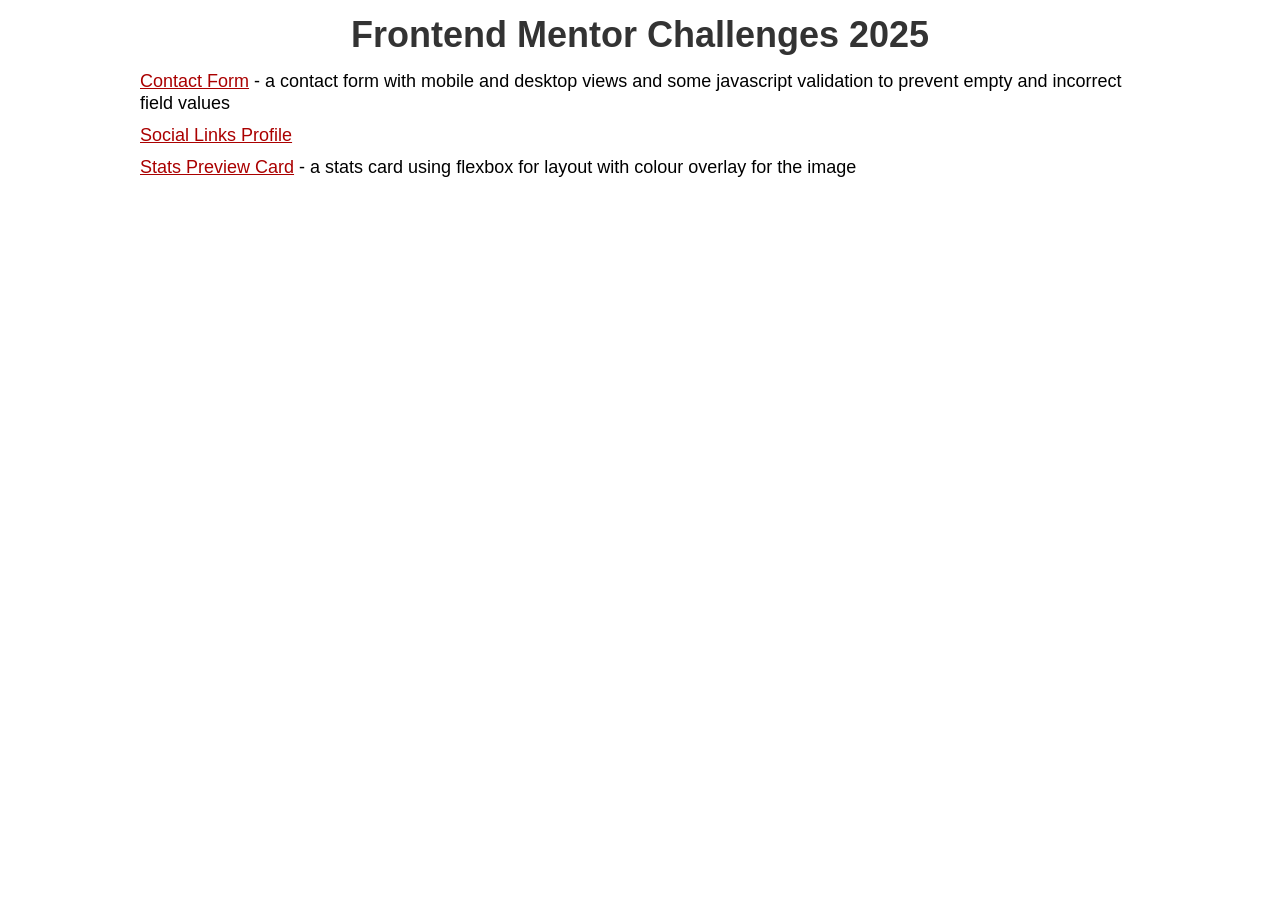
<file: index.html>
<!DOCTYPE html>
<html lang="en">

<head>
  <meta charset="UTF-8">
  <meta name="viewport" content="width=device-width, initial-scale=1.0">
  <title>Frontend Mentor Challenges 2025</title>
  <style>
    :root {
      font-size: 62.5%;
      --dark-grey: #333;
      --red: #aa0000;
    }


    body {
      font-family: Arial, sans-serif;
      font-size: 1.8rem;
      line-height: 2.2rem;
      margin: 0 auto;
      max-width: 100rem;
    }

    h1 {
      color: var(--dark-grey);
      text-align: center;
    }

    ul {
      list-style-type: none;
      padding: 0;
    }

    li {
      margin: 10px 0;
    }

    a {
      color: var(--red);
    }
  </style>
</head>

<body>
  <main>

    <h1>Frontend Mentor Challenges 2025</h1>
    <ul>
      <li><a href="./contact-form-main/index.html">Contact Form</a> - a contact form with mobile and desktop views and
        some javascript validation to prevent empty and incorrect field values</li>
      <!-- <li><a href="./interactive-card-details-form-main/">Interactive Card Details</a></li> -->
      <li><a href="./social-links-profile-main/">Social Links Profile</a></li>
      <li><a href="./stats-preview-card-component-main/">Stats Preview Card</a> - a stats card using flexbox for layout
        with colour overlay for the image</li>
    </ul>
  </main>
</body>

</html>
</file>
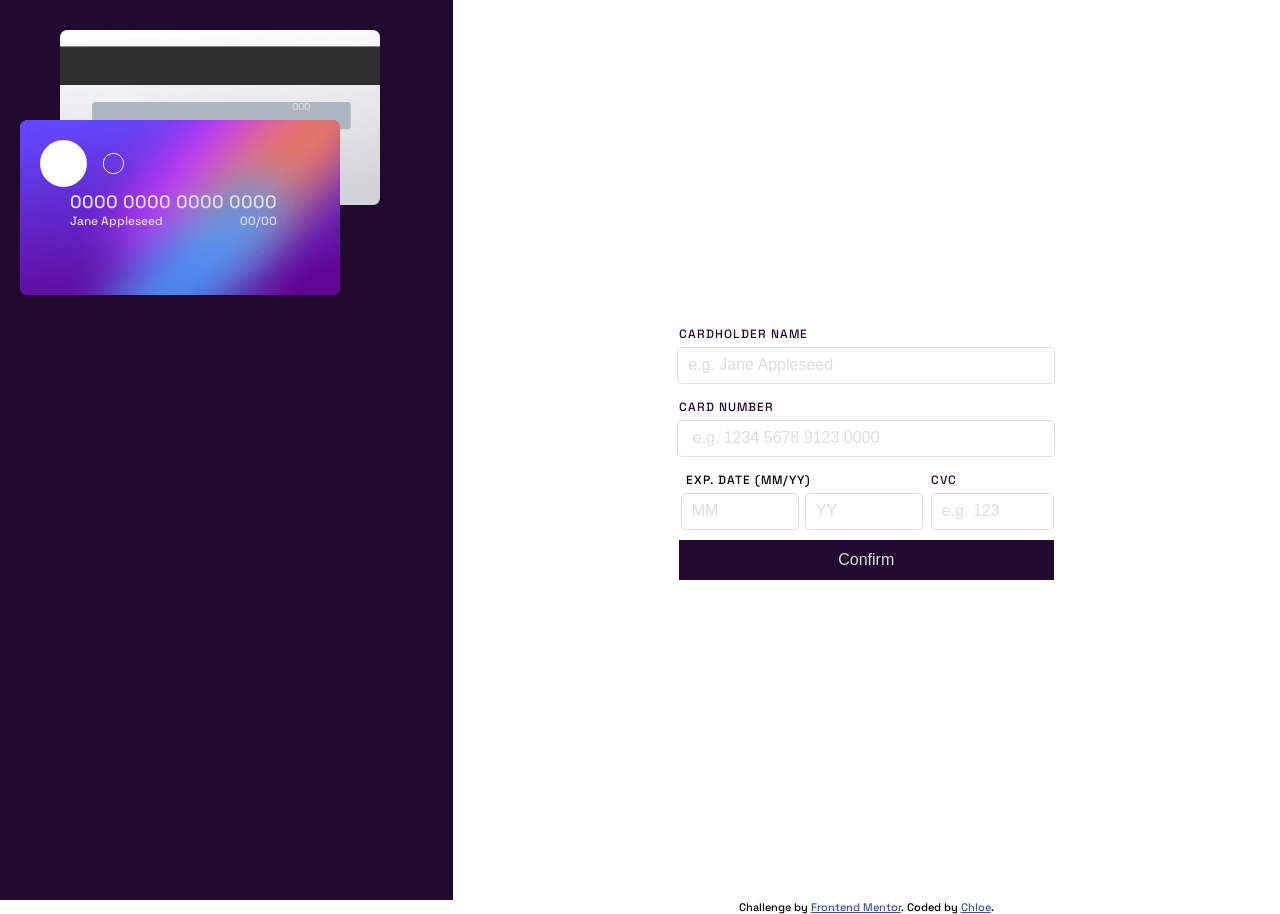
<file: interactive-card-details-form-main/index.html>
<!DOCTYPE html>
<html lang="en">

<head>
  <meta charset="UTF-8">
  <meta name="viewport" content="width=device-width, initial-scale=1.0">
  <!-- displays site properly based on user's device -->

  <link rel="icon" type="image/png" sizes="32x32" href="./images/favicon-32x32.png">

  <title>Frontend Mentor | Interactive card details form</title>
  <link rel="stylesheet" href="css/styles.css">
  <style>
    .attribution {
      font-size: 11px;
      text-align: center;
    }

    .attribution a {
      color: hsl(228, 45%, 44%);
    }
  </style>
</head>

<body>
  <main>

    <section id="cards">
      <div class="card-back">
        <img src="./images/bg-card-back.png" alt="" srcset="">
        <div>000</div>
      </div>

      <div class="purple-card">
        <img src="./images/bg-card-front.png" alt="" />
        <img class="card-logo" src="./images/card-logo.svg" alt="" />
        <div class="details">
          <span>0000 0000 0000 0000</span>
          <div class="holder">
            <span>Jane Appleseed</span>
            <span>00/00</span>
          </div>
        </div>
      </div>
    </section>

    <section id="form">

      <form action="#">

        <label for="cardholderName">Cardholder Name</label>
        <input type="text" name="" id="" placeholder="e.g. Jane Appleseed">

        <label for="cardNumber">Card Number</label>
        <input type="text" name="" id="" placeholder=" e.g. 1234 5678 9123 0000">

        <div class="card-details">
          <fieldset class="expiry-details">
            <legend>Exp. Date (MM/YY)</legend>
            <input type="text" name="month" id="month" placeholder="MM">
            <input type="text" name="year" id="year" placeholder="YY">
          </fieldset>

          <div class="cvc-group">
            <label for="cvc">CVC</label>
            <input type="text" name="cvc" id="cvc" placeholder="e.g. 123">
          </div>
        </div>

        <button>Confirm</button>
      </form>
    </section>

    <section>
      <div class="ty-message">
        <h2>Thank you!</h2>
        <p>We've added your card details</p>
        <button>Continue</button>
      </div>
    </section>
    <!-- Show on submission -->

    <div class="attribution">
      Challenge by <a href="https://www.frontendmentor.io?ref=challenge" target="_blank">Frontend Mentor</a>.
      Coded by <a href="https://github.com.cguttweb">Chloe</a>.
    </div>
  </main>
</body>

</html>
</file>
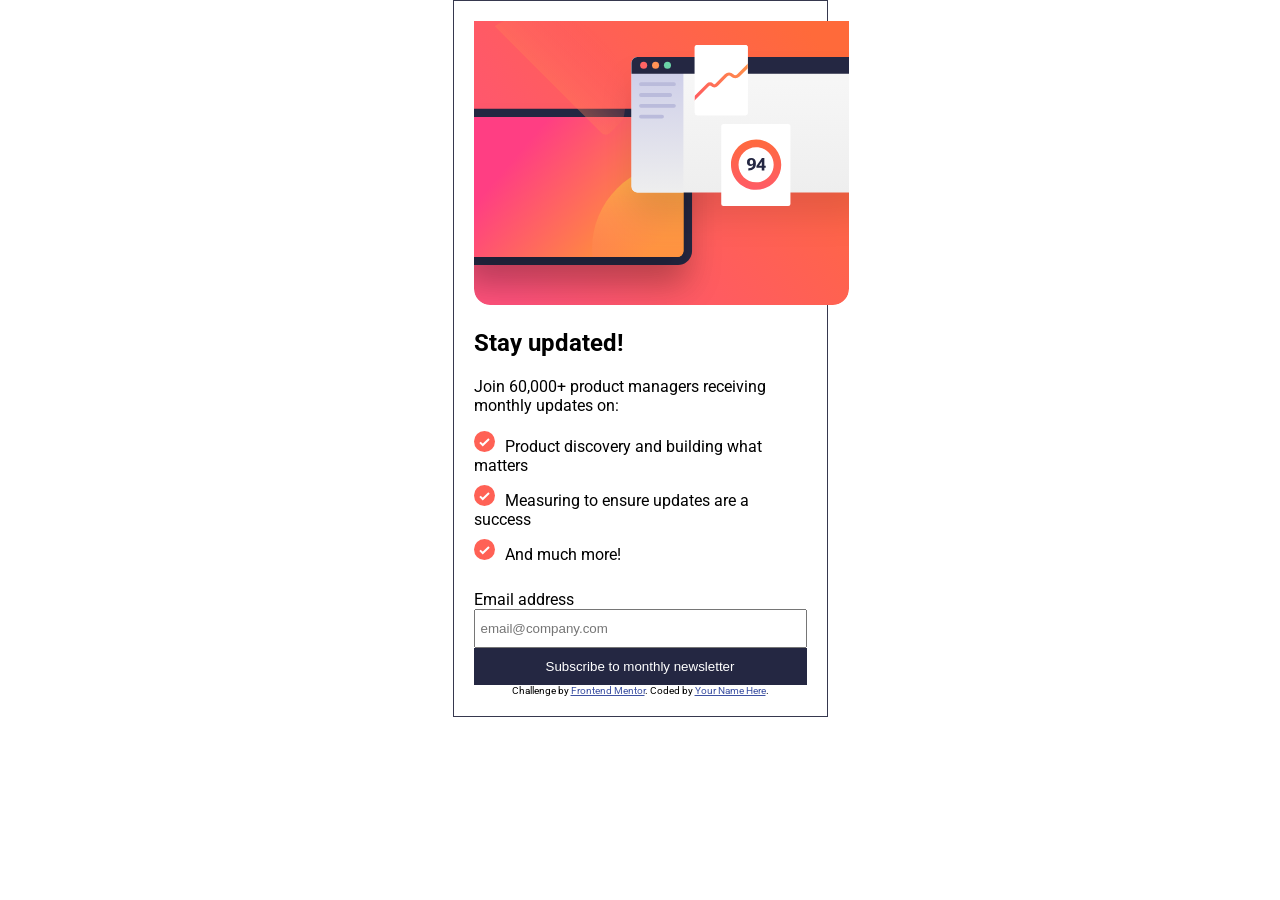
<file: newsletter-sign-up-with-success-message-main/index.html>
<!DOCTYPE html>
<html lang="en">

<head>
  <meta charset="UTF-8">
  <meta name="viewport" content="width=device-width, initial-scale=1.0">
  <!-- displays site properly based on user's device -->

  <link rel="icon" type="image/png" sizes="32x32" href="./assets/images/favicon-32x32.png">
  <link rel="stylesheet" href="css/styles.css">
  <title>Frontend Mentor | Newsletter sign-up form with success message</title>

  <!-- Feel free to remove these styles or customise in your own stylesheet 👍 -->
  <style>
    .attribution {
      font-size: 1rem;
      text-align: center;
    }

    .attribution a {
      color: hsl(228, 45%, 44%);
    }
  </style>
</head>

<body>
  <main>
    <section>
      <img src="./assets/images/illustration-sign-up-mobile.svg" alt="">
      <!-- Sign-up form start -->
      <form id="signup-form">
        <h1>Stay updated!</h1>

        <p>Join 60,000+ product managers receiving monthly updates on:</p>

        <ul>
          <li>Product discovery and building what matters</li>
          <li>Measuring to ensure updates are a success</li>
          <li>And much more!</li>
        </ul>


        <label for="email">Email address</label>
        <input type="email" name="email" id="email" placeholder="email@company.com">

        <button type="submit" id="signup">Subscribe to monthly newsletter</button>
      </form>

      <!-- Sign-up form end -->
    </section>

    <section id="ty-message" class="hidden">

      <!-- Success message start -->
      <img src="./assets/images/icon-success.svg" alt="" />

      <h1>Thanks for subscribing!</h1>

      <p>
        A confirmation email has been sent to ash@loremcompany.com.
        Please open it and click the button inside to confirm your subscription.
      </p>

      <button>Dismiss message</button>

      <!-- Success message end -->
    </section>

  </main>

  <footer class="attribution">
    Challenge by <a href="https://www.frontendmentor.io?ref=challenge">Frontend Mentor</a>.
    Coded by <a href="#">Your Name Here</a>.
  </footer>
  <script src="./js/script.js"></script>
</body>

</html>
</file>
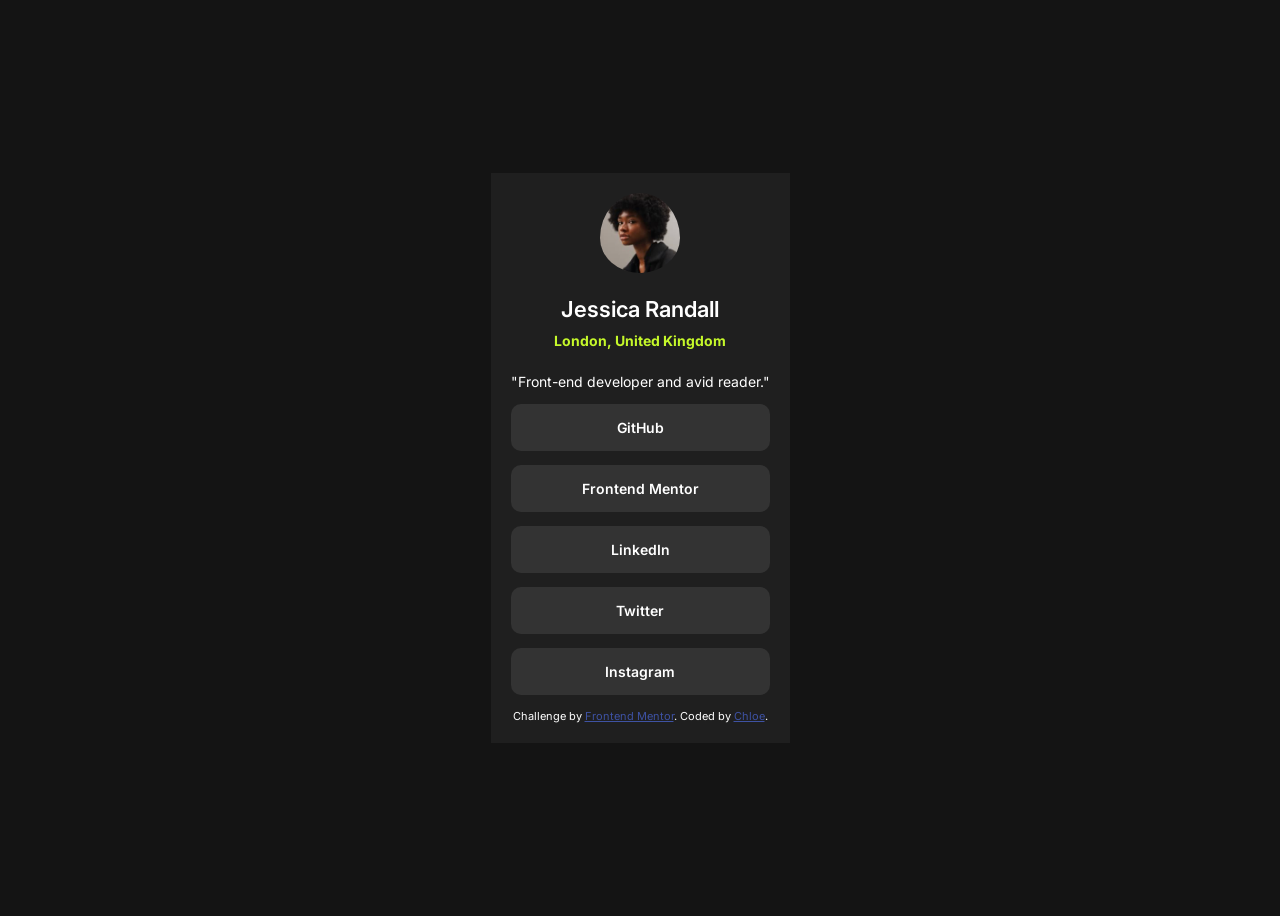
<file: social-links-profile-main/index.html>
<!DOCTYPE html>
<html lang="en">

<head>
  <meta charset="UTF-8">
  <meta name="viewport" content="width=device-width, initial-scale=1.0">
  <!-- displays site properly based on user's device -->

  <link rel="icon" type="image/png" sizes="32x32" href="./assets/images/favicon-32x32.png">

  <title>Frontend Mentor | Social links profile</title>
  <link rel="stylesheet" href="./css/links-profile.css">
  <!-- Feel free to remove these styles or customise in your own stylesheet 👍 -->
  <style>
    .attribution {
      font-size: 11px;
      text-align: center;
    }

    .attribution a {
      color: hsl(228, 45%, 44%);
    }
  </style>
</head>

<body>
  <main>
    <section>

      <img src="./assets/images/avatar-jessica.jpeg" alt="jessica avatar" />
      <h1>Jessica Randall</h1>
      <h2>London, United Kingdom</h2>
      <p>"Front-end developer and avid reader."</p>

      <a class="link" href="https://github.com">GitHub</a>
      <a class="link" href="https://frontendmentor.io">Frontend Mentor</a>
      <a class="link" href="https://linkedin.com">LinkedIn</a>
      <a class="link" href="https://x.com">Twitter</a>
      <a class="link" href="https://instagram.com">Instagram</a>


      <div class="attribution">
        Challenge by <a href="https://www.frontendmentor.io?ref=challenge" target="_blank">Frontend Mentor</a>.
        Coded by <a href="https://github.com/cguttweb">Chloe</a>.
      </div>

    </section>
  </main>
</body>

</html>
</file>
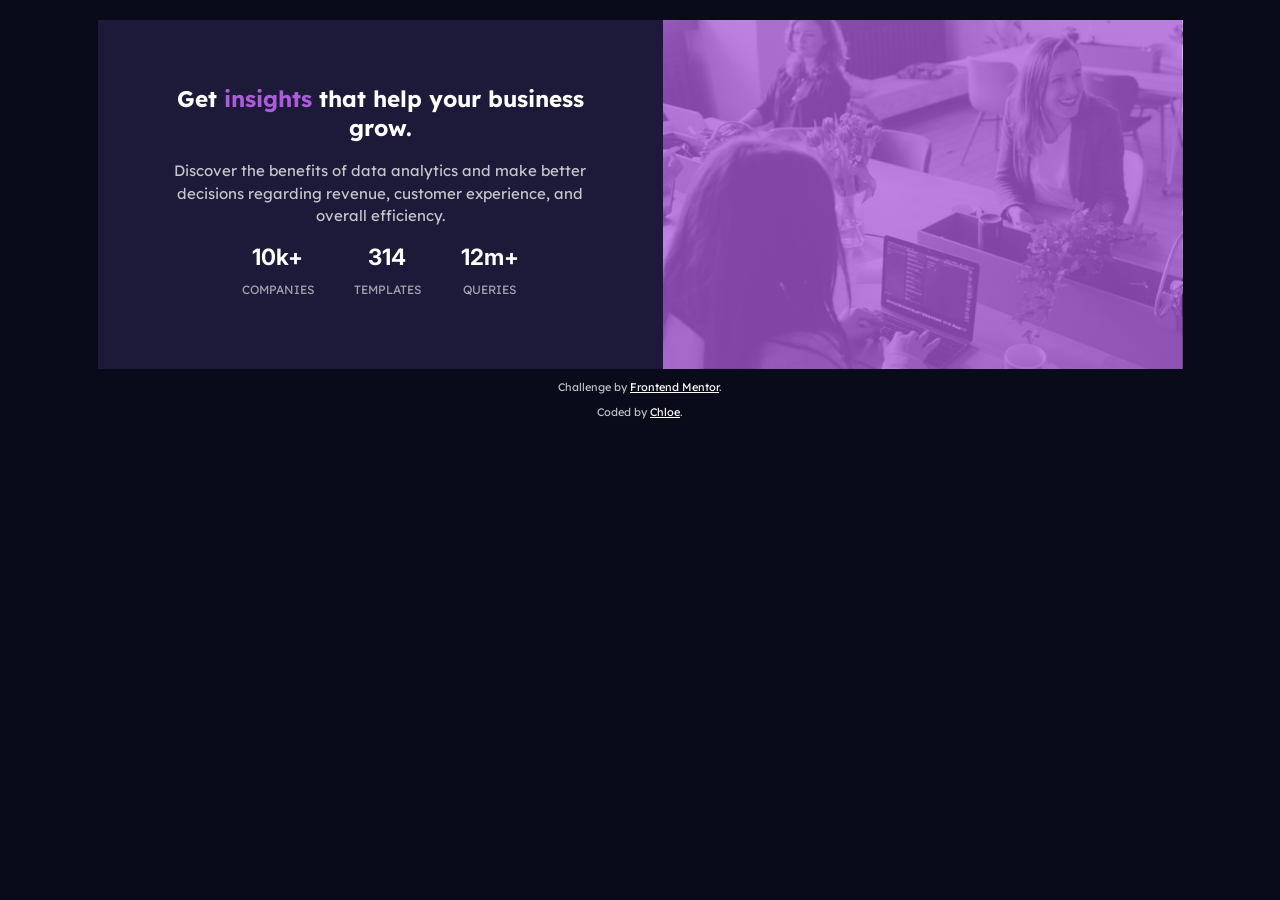
<file: stats-preview-card-component-main/index.html>
<!DOCTYPE html>
<html lang="en">

<head>
  <meta charset="UTF-8">
  <meta name="viewport" content="width=device-width, initial-scale=1.0">
  <!-- displays site properly based on user's device -->

  <link rel="icon" type="image/png" sizes="32x32" href="./images/favicon-32x32.png">
  <link rel="stylesheet" href="./css/styles.css">

  <title>Frontend Mentor | Stats preview card component</title>

  <style>
    .attribution {
      color: #fff;
      font-size: 11px;
      text-align: center;
    }

    .attribution a {
      color: rgb(255, 255, 255);
    }
  </style>
</head>

<body>


  <main>

    <div id="overlay"></div>

    <div class="info">
      <section>
        <h1>Get <span>insights</span> that help your business grow.</h1>
        <p>
          Discover the benefits of data analytics and make better decisions regarding revenue, customer
          experience, and overall efficiency.
        </p>
      </section>

      <div class="key-stats">
        <section>
          <h2>10k+ </h2>
          <p class="stats">companies</p>
        </section>

        <section>
          <h2>314 </h2>
          <p class="stats">templates</p>
        </section>

        <section>
          <h2>12m+</h2>
          <p class="stats">queries</p>
        </section>
      </div>
    </div>
  </main>

  <footer>
    <div class="attribution">
      <p>Challenge by <a href="https://www.frontendmentor.io?ref=challenge" target="_blank">Frontend Mentor</a>.</p>
      <p>Coded by <a href="https://github.com/cguttweb">Chloe</a>.</p>
    </div>
  </footer>
</body>

</html>
</file>
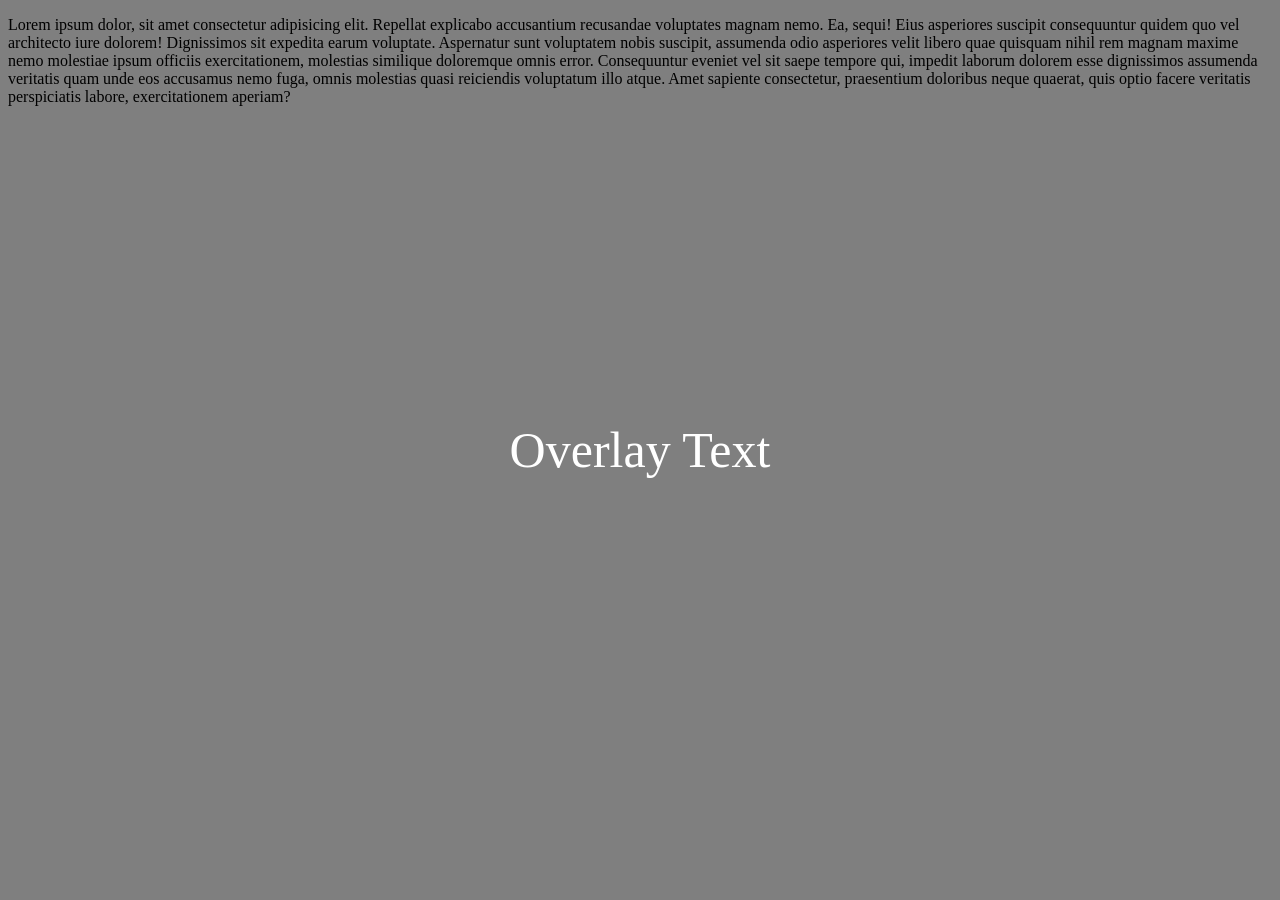
<file: stats-preview-card-component-main/overlay.html>
<!DOCTYPE html>
<html lang="en">

<head>
  <meta charset="UTF-8">
  <meta name="viewport" content="width=device-width, initial-scale=1.0">
  <title>Overlay Example</title>

  <style>
    #overlay {
      background-color: rgba(0, 0, 0, 0.5);
      /* Black background with opacity */
      cursor: pointer;
      /* Add a pointer on hover */
      /* display: none; */
      /* Hidden by default */
      height: 100%;
      /* Full height (cover the whole page) */
      position: fixed;
      /* Sit on top of the page content */
      top: 0;
      left: 0;
      right: 0;
      bottom: 0;
      width: 100%;
      /* Full width (cover the whole page) */
      z-index: 2;
      /* Specify a stack order in case you're using a different order for other elements */
    }

    #text {
      position: absolute;
      top: 50%;
      left: 50%;
      font-size: 50px;
      color: white;
      transform: translate(-50%, -50%);
      -ms-transform: translate(-50%, -50%);
    }
  </style>
</head>

<body>
  <div>
    <p>Lorem ipsum dolor, sit amet consectetur adipisicing elit. Repellat explicabo accusantium recusandae voluptates
      magnam nemo. Ea, sequi! Eius asperiores suscipit consequuntur quidem quo vel architecto iure dolorem! Dignissimos
      sit expedita earum voluptate. Aspernatur sunt voluptatem nobis suscipit, assumenda odio asperiores velit libero
      quae quisquam nihil rem magnam maxime nemo molestiae ipsum officiis exercitationem, molestias similique doloremque
      omnis error. Consequuntur eveniet vel sit saepe tempore qui, impedit laborum dolorem esse dignissimos assumenda
      veritatis quam unde eos accusamus nemo fuga, omnis molestias quasi reiciendis voluptatum illo atque. Amet sapiente
      consectetur, praesentium doloribus neque quaerat, quis optio facere veritatis perspiciatis labore, exercitationem
      aperiam?</p>
  </div>
  <div id="overlay">
    <div id="text">Overlay Text</div>
  </div>
</body>

</html>
</file>
<file: interactive-card-details-form-main/css/styles.css>
@import url('https://fonts.googleapis.com/css2?family=Space+Grotesk:wght@500&display=swap');

:root {
  font-size: 62.5%; /*10px*/
  /* primary colours */
  --Linear-gradient: hsl(249, 99%, 64%) to hsl(278, 94%, 30%)
--red-400: hsl(0, 100%, 66%);
  /* neutral colours */
--white: hsl(0, 100%, 100%);
--gray-200: hsl(270, 3%, 87%);
--gray-400: hsl(212, 12%, 71%);
--purple-950: hsl(278, 68%, 11%);

--font-stack: "Space Grotesk", sans-serif;
  box-sizing: border-box;
}

body {
  font-family: var(--font-stack);
  font-size: 1.8rem;
  font-weight: 500;
  margin: 0 auto;
  max-width: 375px;
}

#cards {
  background-color: var(--purple-950);
  min-height: 35vh;
  position: relative;
  grid-area: 'cards';
}

.card-back,
.purple-card {
  position: absolute;
  width: 320px;
}

.card-back {
  left: 6rem;
  top: 3rem;
}

.card-back div {
  background: transparent;
  color: var(--gray-200);
  font-size: 1rem;
  position: absolute;
  top: 7rem;
  right:7rem;
  z-index: 2;
}

.purple-card {
  color: var(--gray-200);
  left: 2rem;
  top: 12rem;
}

.purple-card img.card-logo {
  position: absolute;
  left: 2rem;
  top: 2rem;
}

.purple-card div.details {
  left: 5rem;
  position: absolute;
  top: 7rem;
}

.purple-card .holder {
  display: flex;
  justify-content: space-between;
  font-size: 1.2rem;
}

.card-back img,
.purple-card img {
  display: block;
  max-width: 90%;
}

.ty-message {
  /* hide initially */
  display: none;
}

#form {
  grid-area: 'form'
}

/* form styles */
form {
  align-items: center;
  display: flex;
  flex-direction: column;
  padding: 1rem;
}

form label {
  align-self: flex-start;
  color: var(--purple-950);
  font-size: 1.2rem;
  letter-spacing: 1px;
  padding: 0.5rem;
  text-transform: uppercase;
}

form input:not([id=year], [id=month], [id=cvc]) {
  border: 1px solid var(--gray-200);
  border-radius: 0.5rem;
  padding: 1rem;
  width: 320px;
}

form input::placeholder {
  color: var(--gray-200);
  font-size: 1.6rem;
}

.expiry-details input#month, input#year, input#cvc {
  border: 1px solid var(--gray-200);
  border-radius: 0.5rem;
  outline: 0;
  padding: 1rem;
}


.card-details {
  display: grid;
  grid-template-columns: 2fr 1fr;
  gap: 6px;
}

.card-details input {
  box-sizing: border-box;
  width: 100%;
}

/* Make expiry fields sit side by side */
.expiry-details {
  border: 0;
  display: grid;
  grid-template-columns: 1fr 1fr;
  gap: 6px;
  margin-bottom: 1rem;
  padding: 0;
}

.expiry-details legend {
  font-size: 1.2rem;
  grid-column: 1 / -1;
  letter-spacing: 1px;
  padding: 0.5rem;
  text-transform: uppercase;
}

.cvc-group {
  display: flex;
  flex-direction: column;
}

button {
  background-color: var(--purple-950);
  border: 1px solid var(--purple-950);
  color: var(--gray-200);
  font-size: 1.6rem;
  outline: 0;
  padding: 1rem;
  width: 100%;
}

@media (min-width: 800px) {
  body {
    max-width: 144rem;
    width: 100%;
  }

  main {
    display: grid;
    grid-template-areas: 'cards form';
  }

  #cards,
  #form {
    display: grid;
    height: 100vh;
  }

  .card-back img,
  .purple-card img {
    max-width: 100%;
  }

  form {
    align-self: center;
    box-sizing: border-box;
    justify-self: center;
    max-width: 375px;
    padding: 0;
  }

  form label {
    padding-left: 0;
  }

  form input:not([id=year], [id=month], [id=cvc]) {
    margin-bottom: 1rem;
    width: 95%;
  }
}
</file>
<file: newsletter-sign-up-with-success-message-main/css/styles.css>
@import url('https://fonts.googleapis.com/css2?family=Roboto:ital,wght@0,100..900;1,100..900&display=swap');


:root {
  font-size: 62.5%;
  font-family: 'Roboto', sans-serif;

  --red: hsl(4, 100%, 67%);
  --blue-800: hsl(234, 29%, 20%);
  --blue-700: hsl(235, 18%, 26%);
  --grey: hsl(0, 0%, 58%);
  --white: hsl(0, 0%, 100%);
}

*,
*::before,
*::after {
  box-sizing: border-box;
}

body {
  border: 1px solid var(--blue-700);
  font-size: 1.6rem;
  padding: 2rem;
  margin: 0 auto;
  width: 375px;
}

ul {
  padding: 0;
}

li {
  list-style-type: none;
  padding-bottom: 1rem;
}

li::before {
  content: url('../assets/images/icon-list.svg');
  display: inline-block;
  margin-right: 1rem;
}

label {
  display: block;
}

input {
  padding: 1rem 0.5rem;
  width: 100%;
}

button {
  background-color: var(--blue-800);
  border: 1px solid var(--blue-800);
  color: var(--white);
  outline: 0;
  padding: 1rem 2rem;
  text-align: center;
  width: 100%;
}

.hidden {
  display: none;
}
</file>
<file: social-links-profile-main/css/links-profile.css>
@import url('https://fonts.googleapis.com/css2?family=Inter:opsz,wght@14..32,100..900&display=swap');

:root {
  --lime-green: hsl(75, 94%, 57%);
  --white: hsl(0, 0%, 100%);
  --grey-700: hsl(0, 0%, 20%);
  --grey-800: hsl(0, 0%, 12%);
  --grey-900: hsl(0, 0%, 8%);

  font-family: "Inter", sans-serif;
  font-size: 62.5%;
}

body {
  align-items: center;
  background-color: var(--grey-900);
  color: var(--white);
  display: flex;
  justify-content: center;
  font-size: 1.4rem;
  font-weight: normal;
  height: 100vh;
  text-align: center;
}

main {
  background-color: var(--grey-800);
  max-width: 37.5rem;
  padding: 2rem;
}

img {
  border-radius: 50%;
  padding-bottom: 1rem;
  width: 8rem;
}

h1, h2 {
  margin: 0;
}

h1 {
  font-size: 2.2rem;
  font-weight: 600;
  padding: 1rem 0;
}

h2 {
  color: var(--lime-green);
  font-size: 1.4rem;
  padding-bottom: 1rem;
}

a.link {
  background-color: var(--grey-700);
  border-radius: 1rem;
  color: var(--white);
  display: block;
  font-weight: 600;
  margin: 1.4rem 0;
  padding: 1.5rem 0;
  text-align: center;
  text-decoration: none;
}

a.link:hover {
  background-color: var(--lime-green);
  color: var(--grey-900);
}
</file>
<file: stats-preview-card-component-main/css/styles.css>
@import url('https://fonts.googleapis.com/css2?family=Inter:opsz,wght@14..32,100..900&family=Lexend+Deca&display=swap');

:root {
--navy-950-main-background: hsl(233, 47%, 7%);
--blue-950-card-background: hsl(244, 37%, 16%);
--purple-500-accent: hsl(277, 64%, 61%);
--purple-500-accent-overlay: hsl(277, 64%, 61%, 0.75);
--main-heading-stats: hsl(0, 0%, 100%);
--main-paragraph: hsla(0, 0%, 100%, 0.75);
--stat-headings: hsla(0, 0%, 100%, 0.6);
font-size: 15px;
}

body {
  align-items: center;
  background-color: var(--navy-950-main-background);
  display: grid;
  justify-content: center;
  margin: 0 auto;
  padding: 20px;
}

main {
  background-color: var(--blue-950-card-background);
  color: var(--white);
  max-width: 375px;
  text-align: center;
}

#overlay {
  background-image:
  linear-gradient(var(--purple-500-accent-overlay), var(--purple-500-accent-overlay)),
  url("../images/image-header-mobile.jpg");
  
  background-size: cover;
  background-position: center;
  background-repeat: no-repeat;
  
  min-height: 200px;
  width: 100%;
}

img {
  max-width: 100%;
  z-index: -1;
}

section {
  padding: 0 20px;
}

h1 {
  color: var(--main-heading-stats);
  font-family: "Lexend Deca", sans-serif;
}

h1 span {
  color: var(--purple-500-accent);
}

h2 {
  color: var(--main-heading-stats);
  font-family: "Inter", sans-serif;
  margin: 0;
}

p {
  color: var(--main-paragraph);
  font-family: "Lexend Deca", sans-serif;
}

section > h1 + p {
  line-height: 1.5rem;
}

.key-stats {
  padding-bottom: 1rem;
}

.stats {
  color: var(--stat-headings);
  font-size: 12px;
  text-transform: uppercase;
}

footer {
  display: block;
}

@media(min-width: 768px){

  main {
    display: flex;
    flex-direction: row-reverse;
    max-width: 1440px;
  }

  .info {
    padding: 3rem;
  }

  .key-stats {
    display: flex;
    justify-content: center;
  }
}
</file>
